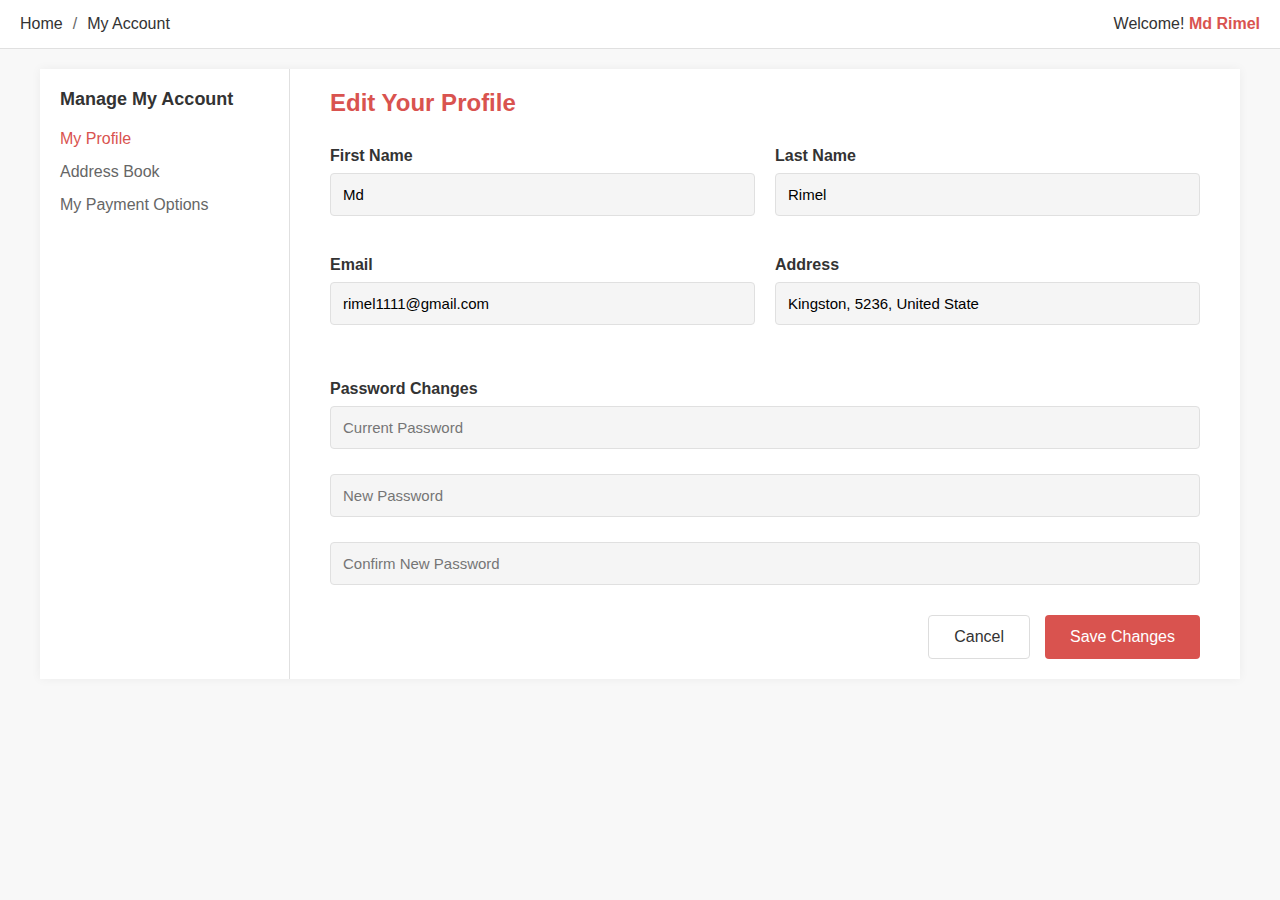
<file: basel project/profile.html>
<!DOCTYPE html>
<html lang="en">
<head>
  <meta charset="UTF-8">
  <meta name="viewport" content="width=device-width, initial-scale=1.0">
  <title>My Account</title>
  <style>
    * {
      margin: 0;
      padding: 0;
      box-sizing: border-box;
      font-family: Arial, sans-serif;
    }
    
    body {
      background-color: #f8f8f8;
      color: #333;
    }
    
    header {
      display: flex;
      justify-content: space-between;
      align-items: center;
      padding: 15px 20px;
      background-color: #fff;
      border-bottom: 1px solid #e0e0e0;
    }
    
    .breadcrumb {
      display: flex;
      align-items: center;
    }
    
    .breadcrumb a {
      text-decoration: none;
      color: #333;
    }
    
    .breadcrumb span {
      margin: 0 10px;
      color: #666;
    }
    
    .welcome {
      color: #333;
    }
    
    .welcome .user-name {
      color: #d9534f;
      font-weight: bold;
    }
    
    .container {
      display: flex;
      max-width: 1200px;
      margin: 20px auto;
      background-color: #fff;
      box-shadow: 0px 0px 10px rgba(0,0,0,0.05);
    }
    
    .sidebar {
      width: 250px;
      padding: 20px;
      border-right: 1px solid #e0e0e0;
    }
    
    .sidebar h2 {
      margin-bottom: 20px;
      font-size: 18px;
      color: #333;
    }
    
    .sidebar ul {
      list-style: none;
    }
    
    .sidebar li {
      margin-bottom: 15px;
    }
    
    .sidebar a {
      text-decoration: none;
      color: #666;
      font-size: 16px;
    }
    
    .sidebar a.active {
      color: #d9534f;
    }
    
    .main-content {
      flex: 1;
      padding: 20px 40px;
    }
    
    .main-content h1 {
      color: #d9534f;
      margin-bottom: 30px;
      font-size: 24px;
    }
    
    .form-group {
      margin-bottom: 25px;
    }
    
    .form-row {
      display: flex;
      gap: 20px;
      margin-bottom: 15px;
    }
    
    .form-column {
      flex: 1;
    }
    
    label {
      display: block;
      margin-bottom: 8px;
      font-weight: bold;
      font-size: 16px;
    }
    
    input[type="text"],
    input[type="email"],
    input[type="password"] {
      width: 100%;
      padding: 12px;
      border: 1px solid #e0e0e0;
      border-radius: 4px;
      background-color: #f5f5f5;
      font-size: 15px;
    }
    
    .password-section {
      margin-top: 30px;
    }
    
    .button-group {
      display: flex;
      justify-content: flex-end;
      margin-top: 30px;
      gap: 15px;
    }
    
    .btn {
      padding: 12px 25px;
      border: none;
      border-radius: 4px;
      font-size: 16px;
      cursor: pointer;
      transition: background-color 0.3s;
    }
    
    .btn-cancel {
      background-color: #fff;
      color: #333;
      border: 1px solid #ddd;
    }
    
    .btn-save {
      background-color: #d9534f;
      color: white;
    }
    
    .btn-save:hover {
      background-color: #c9302c;
    }
    
    .btn-cancel:hover {
      background-color: #f8f8f8;
    }
  </style>
</head>
<body>
  <header>
    <div class="breadcrumb">
      <a href="#">Home</a>
      <span>/</span>
      <a href="#">My Account</a>
    </div>
    <div class="welcome">
      Welcome! <span class="user-name">Md Rimel</span>
    </div>
  </header>
  
  <div class="container">
    <div class="sidebar">
      <h2>Manage My Account</h2>
      <ul>
        <li><a href="#" class="active">My Profile</a></li>
        <li><a href="#">Address Book</a></li>
        <li><a href="#">My Payment Options</a></li>
      </ul>
    </div>
    
    <div class="main-content">
      <h1>Edit Your Profile</h1>
      
      <form id="profileForm">
        <div class="form-row">
          <div class="form-column">
            <div class="form-group">
              <label for="firstName">First Name</label>
              <input type="text" id="firstName" value="Md">
            </div>
          </div>
          
          <div class="form-column">
            <div class="form-group">
              <label for="lastName">Last Name</label>
              <input type="text" id="lastName" value="Rimel">
            </div>
          </div>
        </div>
        
        <div class="form-row">
          <div class="form-column">
            <div class="form-group">
              <label for="email">Email</label>
              <input type="email" id="email" value="rimel1111@gmail.com">
            </div>
          </div>
          
          <div class="form-column">
            <div class="form-group">
              <label for="address">Address</label>
              <input type="text" id="address" value="Kingston, 5236, United State">
            </div>
          </div>
        </div>
        
        <div class="password-section">
          <div class="form-group">
            <label for="currentPassword">Password Changes</label>
            <input type="password" id="currentPassword" placeholder="Current Password">
          </div>
          
          <div class="form-group">
            <input type="password" id="newPassword" placeholder="New Password">
          </div>
          
          <div class="form-group">
            <input type="password" id="confirmPassword" placeholder="Confirm New Password">
          </div>
        </div>
        
        <div class="button-group">
          <button type="button" class="btn btn-cancel">Cancel</button>
          <button type="button" class="btn btn-save">Save Changes</button>
        </div>
      </form>
    </div>
  </div>

  <script>
    document.addEventListener('DOMContentLoaded', function() {
      // Add form validation and submission logic here
      const form = document.getElementById('profileForm');
      const saveBtn = document.querySelector('.btn-save');
      const cancelBtn = document.querySelector('.btn-cancel');
      
      saveBtn.addEventListener('click', function(e) {
        e.preventDefault();
        // Validation logic could go here
        alert('Changes saved successfully!');
      });
      
      cancelBtn.addEventListener('click', function(e) {
        e.preventDefault();
        // Reset form or redirect
        if(confirm('Are you sure you want to cancel? Any unsaved changes will be lost.')) {
          // Reset form or redirect
          form.reset();
        }
      });
    });
  </script>
</body>
</html>
</file>
